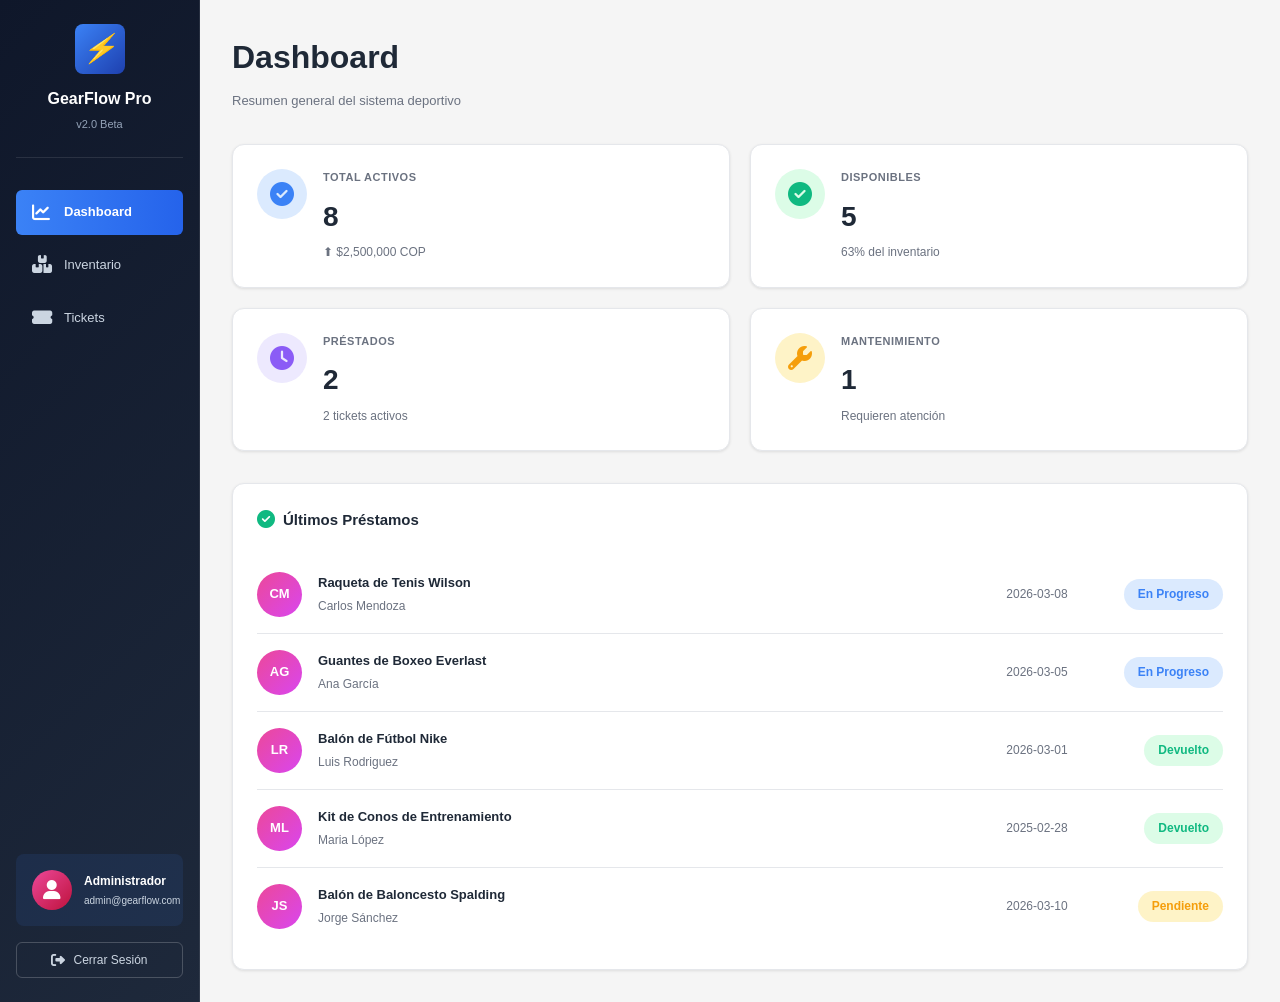
<file: Desktop/TRABAJOS UNI/OPTATIVA/ProyectoAulaOptativa/TEMPLATES/Dashboard/dashboard.html>
<!DOCTYPE html>
<html lang="es">
<head>
    <meta charset="UTF-8">
    <meta name="viewport" content="width=device-width, initial-scale=1.0">
    <title>Dashboard - GearFlow Pro</title>
    <link rel="stylesheet" href="../../CSS/dashboard.css">
    <link rel="stylesheet" href="https://cdnjs.cloudflare.com/ajax/libs/font-awesome/6.4.0/css/all.min.css">
</head>
<body>
    <div class="dashboard-container">
        <aside class="sidebar">
            <!-- Logo -->
            <div class="logo-section">
                <div class="logo">
                    <i>⚡</i>
                </div>
                <h2>GearFlow Pro</h2>
                <p class="version">v2.0 Beta</p>
            </div>

            <nav class="nav-menu">
                <ul>
                    <li class="nav-item active">
                        <i class="fas fa-chart-line"></i>
                        <span>Dashboard</span>
                    </li>
                    <li class="nav-item">
                        <i class="fas fa-boxes"></i>
                        <span>Inventario</span>
                    </li>
                    <li class="nav-item">
                        <i class="fas fa-ticket-alt"></i>
                        <span>Tickets</span>
                    </li>
                </ul>
            </nav>

            <div class="user-section">
                <div class="user-avatar">
                    <i class="fas fa-user"></i>
                </div>
                <div class="user-info">
                    <p class="user-name">Administrador</p>
                    <p class="user-email">admin@gearflow.com</p>
                </div>
            </div>

            <button class="logout-btn">
                <i class="fas fa-sign-out-alt"></i>
                <span>Cerrar Sesión</span>
            </button>
        </aside>

        <main class="main-content">
            <header class="dashboard-header">
                <h1>Dashboard</h1>
                <p class="subtitle">Resumen general del sistema deportivo</p>
            </header>

            <section class="stats-section">
                <div class="stat-card total-activos">
                    <div class="stat-icon">
                        <i class="fas fa-check-circle"></i>
                    </div>
                    <div class="stat-content">
                        <h3>Total Activos</h3>
                        <p class="stat-number">8</p>
                        <p class="stat-detail">⬆ $2,500,000 COP</p>
                    </div>
                </div>

                <div class="stat-card disponibles">
                    <div class="stat-icon">
                        <i class="fas fa-check-circle"></i>
                    </div>
                    <div class="stat-content">
                        <h3>Disponibles</h3>
                        <p class="stat-number">5</p>
                        <p class="stat-detail">63% del inventario</p>
                    </div>
                </div>

                <div class="stat-card prestados">
                    <div class="stat-icon">
                        <i class="fas fa-clock"></i>
                    </div>
                    <div class="stat-content">
                        <h3>Préstados</h3>
                        <p class="stat-number">2</p>
                        <p class="stat-detail">2 tickets activos</p>
                    </div>
                </div>

                <div class="stat-card mantenimiento">
                    <div class="stat-icon">
                        <i class="fas fa-wrench"></i>
                    </div>
                    <div class="stat-content">
                        <h3>Mantenimiento</h3>
                        <p class="stat-number">1</p>
                        <p class="stat-detail">Requieren atención</p>
                    </div>
                </div>
            </section>

            <section class="loans-section">
                <h2 class="section-title">
                    <i class="fas fa-check-circle"></i>
                    Últimos Préstamos
                </h2>

                <div class="loans-table">
                    <div class="loan-item">
                        <div class="loan-avatar">CM</div>
                        <div class="loan-info">
                            <h4>Raqueta de Tenis Wilson</h4>
                            <p>Carlos Mendoza</p>
                        </div>
                        <p class="loan-date">2026-03-08</p>
                        <span class="loan-status status-progress">En Progreso</span>
                    </div>

                    <div class="loan-item">
                        <div class="loan-avatar">AG</div>
                        <div class="loan-info">
                            <h4>Guantes de Boxeo Everlast</h4>
                            <p>Ana García</p>
                        </div>
                        <p class="loan-date">2026-03-05</p>
                        <span class="loan-status status-progress">En Progreso</span>
                    </div>

                    <div class="loan-item">
                        <div class="loan-avatar">LR</div>
                        <div class="loan-info">
                            <h4>Balón de Fútbol Nike</h4>
                            <p>Luis Rodriguez</p>
                        </div>
                        <p class="loan-date">2026-03-01</p>
                        <span class="loan-status status-devuelto">Devuelto</span>
                    </div>

                    <div class="loan-item">
                        <div class="loan-avatar">ML</div>
                        <div class="loan-info">
                            <h4>Kit de Conos de Entrenamiento</h4>
                            <p>Maria López</p>
                        </div>
                        <p class="loan-date">2025-02-28</p>
                        <span class="loan-status status-devuelto">Devuelto</span>
                    </div>

                    <div class="loan-item">
                        <div class="loan-avatar">JS</div>
                        <div class="loan-info">
                            <h4>Balón de Baloncesto Spalding</h4>
                            <p>Jorge Sánchez</p>
                        </div>
                        <p class="loan-date">2026-03-10</p>
                        <span class="loan-status status-pendiente">Pendiente</span>
                    </div>
                </div>
            </section>
        </main>
    </div>
</body>
</html>
</file>
<file: Desktop/TRABAJOS UNI/OPTATIVA/ProyectoAulaOptativa/CSS/dashboard.css>
* {
    margin: 0;
    padding: 0;
    box-sizing: border-box;
}

:root {
    --primary-blue: #3b82f6;
    --primary-purple: #8b5cf6;
    --success-green: #10b981;
    --warning-orange: #f59e0b;
    --danger-red: #ef4444;
    --dark-bg: #f5f5f5;
    --sidebar-bg: #0f172a;
    --card-bg: #ffffff;
    --text-dark: #1f2937;
    --text-light: #6b7280;
    --border-light: #e5e7eb;
}

body {
    font-family: 'Segoe UI', Tahoma, Geneva, Verdana, sans-serif;
    background-color: var(--dark-bg);
    color: var(--text-dark);
    line-height: 1.6;
}

.dashboard-container {
    display: grid;
    grid-template-columns: 200px 1fr;
    min-height: 100vh;
}

.sidebar {
    background: linear-gradient(135deg, #0f172a 0%, #1e293b 100%);
    padding: 24px 16px;
    display: flex;
    flex-direction: column;
    border-right: 1px solid rgba(255, 255, 255, 0.1);
    color: #e2e8f0;
}

.logo-section {
    text-align: center;
    margin-bottom: 32px;
    padding-bottom: 24px;
    border-bottom: 1px solid rgba(255, 255, 255, 0.1);
}

.logo {
    width: 50px;
    height: 50px;
    background: linear-gradient(135deg, #3b82f6 0%, #1e40af 100%);
    border-radius: 8px;
    display: flex;
    align-items: center;
    justify-content: center;
    margin: 0 auto 12px;
    font-size: 28px;
    color: white;
}

.logo-section h2 {
    font-size: 16px;
    font-weight: 700;
    color: white;
    margin-bottom: 4px;
}

.version {
    font-size: 11px;
    color: #94a3b8;
}

.nav-menu {
    flex: 1;
    margin-bottom: 24px;
}

.nav-menu ul {
    list-style: none;
}

.nav-item {
    display: flex;
    align-items: center;
    gap: 12px;
    padding: 12px 16px;
    margin-bottom: 8px;
    border-radius: 6px;
    cursor: pointer;
    transition: all 0.3s ease;
    color: #cbd5e1;
    font-size: 13px;
}

.nav-item:hover {
    background-color: rgba(59, 130, 246, 0.15);
    color: #60a5fa;
}

.nav-item.active {
    background: linear-gradient(90deg, #3b82f6 0%, #2563eb 100%);
    color: white;
    font-weight: 600;
}

.nav-item i {
    font-size: 18px;
    width: 20px;
}

.user-section {
    display: flex;
    align-items: center;
    gap: 12px;
    padding: 16px;
    background-color: rgba(59, 130, 246, 0.1);
    border-radius: 8px;
    margin-bottom: 16px;
}

.user-avatar {
    width: 40px;
    height: 40px;
    background: linear-gradient(135deg, #ec4899 0%, #be123c 100%);
    border-radius: 50%;
    display: flex;
    align-items: center;
    justify-content: center;
    color: white;
    font-size: 20px;
    flex-shrink: 0;
}

.user-info {
    min-width: 0;
}

.user-name {
    font-size: 12px;
    font-weight: 600;
    color: white;
    margin-bottom: 2px;
}

.user-email {
    font-size: 10px;
    color: #cbd5e1;
}

.logout-btn {
    display: flex;
    align-items: center;
    justify-content: center;
    gap: 8px;
    padding: 10px;
    background: transparent;
    border: 1px solid rgba(255, 255, 255, 0.2);
    border-radius: 6px;
    color: #cbd5e1;
    font-size: 12px;
    cursor: pointer;
    transition: all 0.3s ease;
}

.logout-btn:hover {
    border-color: #ef4444;
    color: #fca5a5;
    background-color: rgba(239, 68, 68, 0.1);
}

.logout-btn i {
    font-size: 14px;
}

.main-content {
    padding: 32px;
    overflow-y: auto;
    background-color: var(--dark-bg);
}

.dashboard-header {
    margin-bottom: 32px;
}

.dashboard-header h1 {
    font-size: 32px;
    font-weight: 700;
    color: var(--text-dark);
    margin-bottom: 8px;
}

.subtitle {
    font-size: 13px;
    color: var(--text-light);
}

.stats-section {
    display: grid;
    grid-template-columns: repeat(4, 1fr);
    gap: 20px;
    margin-bottom: 32px;
}

.stat-card {
    background: var(--card-bg);
    padding: 24px;
    border-radius: 12px;
    border: 1px solid var(--border-light);
    display: flex;
    align-items: flex-start;
    gap: 16px;
    transition: all 0.3s ease;
    box-shadow: 0 1px 3px rgba(0, 0, 0, 0.1);
}

.stat-card:hover {
    box-shadow: 0 4px 12px rgba(0, 0, 0, 0.1);
    transform: translateY(-2px);
}

.stat-icon {
    width: 50px;
    height: 50px;
    border-radius: 50%;
    display: flex;
    align-items: center;
    justify-content: center;
    font-size: 24px;
    flex-shrink: 0;
}

.stat-card.total-activos .stat-icon {
    background-color: #dbeafe;
    color: var(--primary-blue);
}

.stat-card.disponibles .stat-icon {
    background-color: #dcfce7;
    color: var(--success-green);
}

.stat-card.prestados .stat-icon {
    background-color: #ede9fe;
    color: var(--primary-purple);
}

.stat-card.mantenimiento .stat-icon {
    background-color: #fef3c7;
    color: var(--warning-orange);
}

.stat-content {
    flex: 1;
}

.stat-content h3 {
    font-size: 11px;
    color: var(--text-light);
    font-weight: 600;
    margin-bottom: 8px;
    text-transform: uppercase;
    letter-spacing: 0.5px;
}

.stat-number {
    font-size: 28px;
    font-weight: 700;
    color: var(--text-dark);
    margin-bottom: 4px;
}

.stat-detail {
    font-size: 12px;
    color: var(--text-light);
}

.loans-section {
    background: var(--card-bg);
    padding: 24px;
    border-radius: 12px;
    border: 1px solid var(--border-light);
    box-shadow: 0 1px 3px rgba(0, 0, 0, 0.1);
}

.section-title {
    font-size: 15px;
    font-weight: 700;
    color: var(--text-dark);
    margin-bottom: 24px;
    display: flex;
    align-items: center;
    gap: 8px;
}

.section-title i {
    color: var(--success-green);
    font-size: 18px;
}

.loans-table {
    display: flex;
    flex-direction: column;
    gap: 0;
}

.loan-item {
    display: grid;
    grid-template-columns: 45px 1fr 100px 120px;
    gap: 16px;
    align-items: center;
    padding: 16px 0;
    border-bottom: 1px solid var(--border-light);
    transition: all 0.3s ease;
}

.loan-item:last-child {
    border-bottom: none;
}

.loan-item:hover {
    background-color: #f9fafb;
    padding: 16px;
    border-radius: 8px;
    margin: 0 -16px;
    padding-left: 16px;
    padding-right: 16px;
}

.loan-avatar {
    width: 45px;
    height: 45px;
    border-radius: 50%;
    display: flex;
    align-items: center;
    justify-content: center;
    color: white;
    font-size: 13px;
    font-weight: 700;
    background: linear-gradient(135deg, #ec4899, #d946ef);
    flex-shrink: 0;
}

.loan-info {
    min-width: 0;
}

.loan-info h4 {
    font-size: 13px;
    font-weight: 600;
    color: var(--text-dark);
    margin-bottom: 4px;
}

.loan-info p {
    font-size: 12px;
    color: var(--text-light);
}

.loan-date {
    font-size: 12px;
    color: var(--text-light);
    text-align: center;
}

.loan-status {
    display: inline-block;
    padding: 6px 14px;
    border-radius: 20px;
    font-size: 12px;
    font-weight: 600;
    text-align: center;
    white-space: nowrap;
    justify-self: end;
}

.status-progress {
    background-color: #dbeafe;
    color: var(--primary-blue);
}

.status-devuelto {
    background-color: #dcfce7;
    color: var(--success-green);
}

.status-pendiente {
    background-color: #fef3c7;
    color: var(--warning-orange);
}


::-webkit-scrollbar {
    width: 8px;
}

::-webkit-scrollbar-track {
    background: transparent;
}

::-webkit-scrollbar-thumb {
    background: #d1d5db;
    border-radius: 4px;
}

::-webkit-scrollbar-thumb:hover {
    background: #9ca3af;
}

@media (max-width: 1440px) {
    .stats-section {
        grid-template-columns: repeat(2, 1fr);
    }
}

@media (max-width: 1024px) {
    .dashboard-container {
        grid-template-columns: 1fr;
    }

    .sidebar {
        position: fixed;
        left: 0;
        top: 0;
        width: 200px;
        height: 100vh;
        z-index: 1000;
        transform: translateX(-100%);
    }

    .main-content {
        margin-left: 0;
    }

    .stats-section {
        grid-template-columns: repeat(2, 1fr);
    }

    .loan-item {
        grid-template-columns: 45px 1fr auto;
    }

    .loan-date,
    .loan-status {
        grid-column: auto;
    }
}

@media (max-width: 768px) {
    .main-content {
        padding: 20px;
    }

    .dashboard-header h1 {
        font-size: 24px;
    }

    .stats-section {
        grid-template-columns: 1fr;
        gap: 16px;
    }

    .stat-card {
        gap: 12px;
    }

    .loan-item {
        grid-template-columns: 40px 1fr;
        gap: 12px;
    }

    .loan-date {
        grid-column: 2;
        justify-self: start;
        font-size: 11px;
    }

    .loan-status {
        grid-column: 2;
        justify-self: start;
        margin-top: 4px;
    }
}

@media (max-width: 480px) {
    .main-content {
        padding: 16px;
    }

    .dashboard-header h1 {
        font-size: 20px;
    }

    .stats-section {
        gap: 12px;
    }

    .stat-card {
        padding: 16px;
        flex-direction: column;
        text-align: center;
    }

    .stat-icon {
        width: 40px;
        height: 40px;
        font-size: 20px;
        margin: 0 auto;
    }

    .loans-section {
        padding: 16px;
    }

    .section-title {
        font-size: 14px;
        margin-bottom: 16px;
    }

    .loan-item {
        grid-template-columns: 40px 1fr;
        gap: 12px;
        padding: 12px 0;
    }

    .loan-date,
    .loan-status {
        font-size: 11px;
    }
}
</file>
